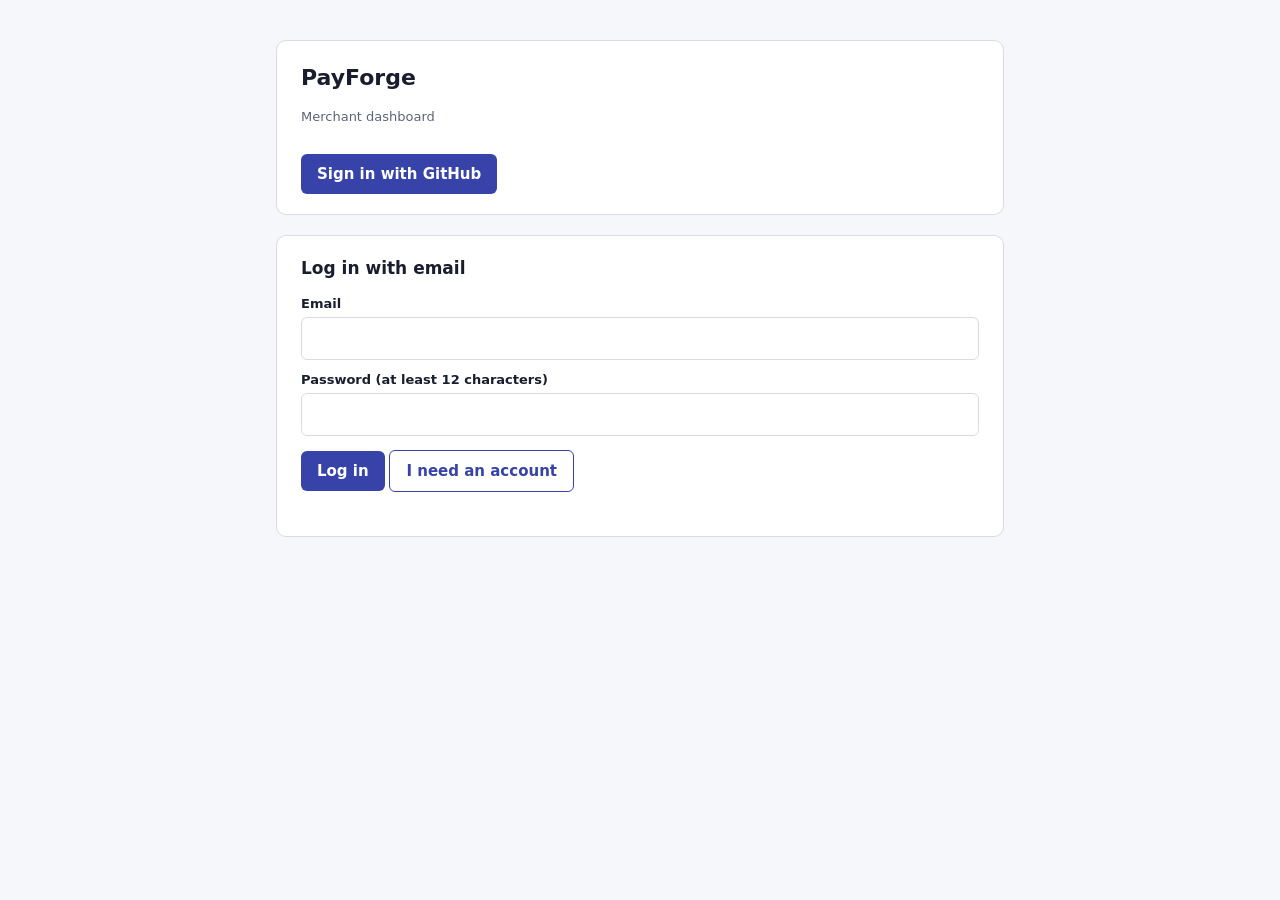
<file: apps/api/src/payforge/static/login.html>
<!doctype html>
<html lang="en">
<head>
  <meta charset="utf-8">
  <meta name="viewport" content="width=device-width, initial-scale=1">
  <title>PayForge · Log in</title>
  <link rel="stylesheet" href="style.css">
</head>
<body>
<main>
  <div class="card">
    <h1>PayForge</h1>
    <p class="muted">Merchant dashboard</p>
    <a class="button" href="/auth/github">Sign in with GitHub</a>
  </div>

  <div class="card">
    <h2 id="title">Log in with email</h2>
    <form id="form">
      <div id="merchant-field" hidden>
        <label for="merchant_name">Shop name</label>
        <input id="merchant_name" type="text" maxlength="100">
      </div>
      <label for="email">Email</label>
      <input id="email" type="email" required autocomplete="username">
      <label for="password">Password (at least 12 characters)</label>
      <input id="password" type="password" required autocomplete="current-password">
      <button type="submit" id="submit">Log in</button>
      <button type="button" class="secondary" id="toggle">I need an account</button>
      <div class="error" id="error"></div>
    </form>
  </div>
</main>
<script src="app.js"></script>
<script>
  let signingUp = false;
  const $ = (id) => document.getElementById(id);
  if (new URLSearchParams(location.search).get("error") === "github_cancelled") {
    $("error").textContent = "GitHub login was cancelled.";
  }
  $("toggle").onclick = () => {
    signingUp = !signingUp;
    $("merchant-field").hidden = !signingUp;
    $("title").textContent = signingUp ? "Create an account" : "Log in with email";
    $("submit").textContent = signingUp ? "Sign up" : "Log in";
    $("toggle").textContent = signingUp ? "I already have an account" : "I need an account";
  };
  $("form").onsubmit = async (event) => {
    event.preventDefault();
    $("error").textContent = "";
    try {
      const credentials = { email: $("email").value, password: $("password").value };
      if (signingUp) await api("POST", "/auth/signup", { ...credentials, merchant_name: $("merchant_name").value });
      else await api("POST", "/auth/login", credentials);
      location.href = "/app/";
    } catch (err) {
      $("error").textContent = err.message;
    }
  };
</script>
</body>
</html>
</file>
<file: apps/api/src/payforge/static/style.css>
:root { --ink: #1a1d2e; --muted: #5d6478; --line: #d9dce6; --accent: #3743a8; --bad: #b23b3b; --ok: #2f7d4f; --bg: #f6f7fb; }
* { box-sizing: border-box; }
body { margin: 0; font: 15px/1.5 system-ui, -apple-system, "Segoe UI", sans-serif; color: var(--ink); background: var(--bg); }
main { max-width: 760px; margin: 40px auto; padding: 0 16px; }
.card { background: #fff; border: 1px solid var(--line); border-radius: 10px; padding: 20px 24px; margin-bottom: 20px; }
h1 { font-size: 22px; margin: 0 0 4px; } h2 { font-size: 17px; margin: 0 0 12px; }
.muted { color: var(--muted); font-size: 13px; }
label { display: block; font-size: 13px; font-weight: 600; margin: 10px 0 4px; }
input[type=text], input[type=email], input[type=password] { width: 100%; padding: 9px 10px; border: 1px solid var(--line); border-radius: 6px; font: inherit; }
button, .button { display: inline-block; margin-top: 14px; padding: 9px 16px; border: 0; border-radius: 6px; background: var(--accent); color: #fff; font: inherit; font-weight: 600; cursor: pointer; text-decoration: none; }
button.secondary { background: #fff; color: var(--accent); border: 1px solid var(--accent); }
button.danger { background: #fff; color: var(--bad); border: 1px solid var(--bad); margin: 0; padding: 4px 10px; font-size: 13px; }
table { width: 100%; border-collapse: collapse; font-size: 14px; }
th, td { text-align: left; padding: 8px 6px; border-bottom: 1px solid var(--line); }
code { background: #eef0f6; padding: 1px 5px; border-radius: 4px; font-size: 13px; word-break: break-all; }
.error { color: var(--bad); font-size: 14px; margin-top: 10px; min-height: 1em; }
.secret { border: 1px solid var(--ok); background: #e8f4ec; border-radius: 8px; padding: 12px 14px; margin-top: 14px; }
.row { display: flex; justify-content: space-between; align-items: center; gap: 12px; }
.scopes label { display: inline-flex; gap: 6px; font-weight: 400; margin-right: 14px; }
.logo { width: 56px; height: 56px; object-fit: contain; border-radius: 8px; margin-right: 12px; }
</file>
